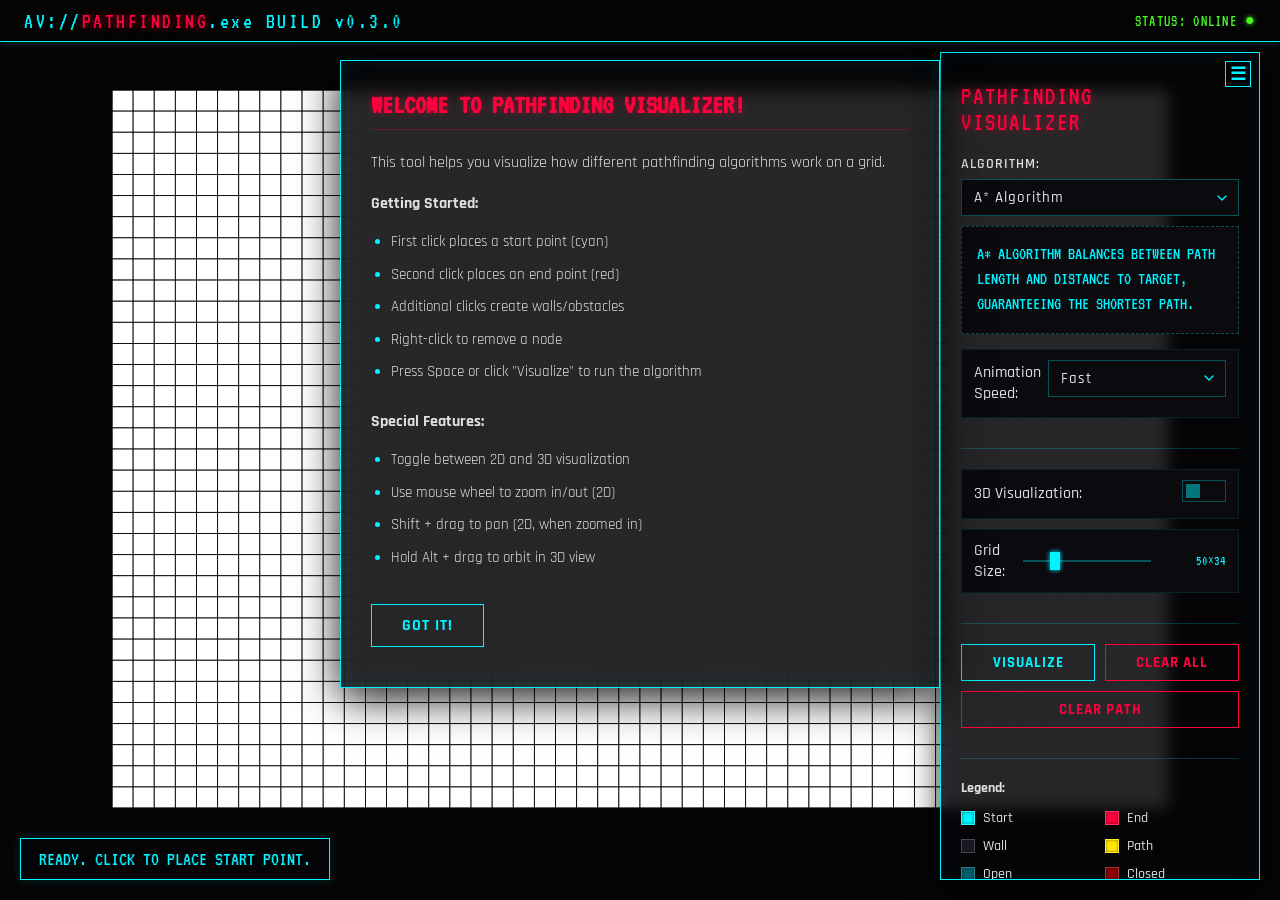
<file: index.html>
<html lang="en">
<head>
    <meta charset="UTF-8">
    <meta name="viewport" content="width=device-width, initial-scale=1.0">
    <title>Pathfinding Visualizer</title>
    <link rel="stylesheet" href="Styles/main.css">
    <link rel="stylesheet" href="Styles/animations.css">
    <link href="https://fonts.googleapis.com/css2?family=Rajdhani:wght@400;500;600;700&family=VT323&display=swap" rel="stylesheet">
</head>
<body>
    <div class="top-nav">
        <span class="nav-title">AV://<span class="nav-accent">PATHFINDING</span>.exe BUILD v0.3.0</span>
        <span class="nav-status">STATUS: ONLINE <span class="status-dot">●</span></span>
    </div>
    
    <div id="canvas-container">
        <canvas id="gridCanvas"></canvas>
    </div>
    
    <div class="controls-panel" id="controlsPanel">
        <button class="toggle-panel" id="togglePanel">☰</button>

        <div class="panel-content">
            <h2 class="panel-title">Pathfinding Visualizer</h2>
            <div class="control-group">
                <label for="algorithm">Algorithm:</label>
                <select id="algorithm">
                    <option value="astar">A* Algorithm</option>
                    <option value="dijkstra">Dijkstra's Algorithm</option>
                    <option value="greedy">Greedy Best-First Search</option>
                </select>
                
                <div class="algorithm-info" id="algorithmInfo">
                    A* Algorithm balances between path length and distance to target, guaranteeing the shortest path.
                </div>
                
                <div class="toggle-option">
                    <span>Animation Speed:</span>
                    <select id="speedSelect">
                        <option value="0">Instant</option>
                        <option value="5">Very Fast</option>
                        <option value="20" selected>Fast</option>
                        <option value="50">Normal</option>
                        <option value="100">Slow</option>
                    </select>
                </div>
            </div>
            
            <div class="control-group">
                <div class="toggle-option">
                    <span>3D Visualization:</span>
                    <label class="toggle-switch">
                        <input type="checkbox" id="viewToggle">
                        <span class="slider"></span>
                    </label>
                </div>
                
                <div class="toggle-option">
                    <span>Grid Size:</span>
                    <div class="slider-container">
                        <input type="range" id="gridSizeSlider" 
                               min="20" max="150" value="50" 
                               class="size-slider">
                        <span id="gridSizeValue">50 columns</span>
                    </div>
                </div>
            </div>
            
            <div class="control-group">
                <div class="button-group">
                    <button id="startBtn">Visualize</button>
                    <button id="clearBtn">Clear All</button>
                </div>
                <button id="clearPathBtn">Clear Path</button>
            </div>
            
            <div class="control-group">
                <h3 style="font-size: 14px; margin-bottom: 8px;">Legend:</h3>
                <div class="legend">
                    <div class="legend-item">
                        <div class="color-box" style="background-color: #00f3ff;"></div>
                        <span>Start</span>
                    </div>
                    <div class="legend-item">
                        <div class="color-box" style="background-color: #ff003c;"></div>
                        <span>End</span>
                    </div>
                    <div class="legend-item">
                        <div class="color-box" style="background-color: #1a1a24;"></div>
                        <span>Wall</span>
                    </div>
                    <div class="legend-item">
                        <div class="color-box" style="background-color: #FFE600;"></div>
                        <span>Path</span>
                    </div>
                    <div class="legend-item">
                        <div class="color-box" style="background-color: #005f6b;"></div>
                        <span>Open</span>
                    </div>
                    <div class="legend-item">
                        <div class="color-box" style="background-color: #8B0000;"></div>
                        <span>Closed</span>
                    </div>
                </div>
            </div>
            
            <div class="control-group">
                <h3>Keyboard Shortcuts:</h3>
                <div class="shortcut-list">
                    <p><span>Run Algorithm</span> <span class="key">Space</span></p>
                    <p><span>Clear Grid</span> <span class="key">C</span></p>
                    <p><span>Clear Path</span> <span class="key">P</span></p> 
                    <p><span>Toggle 2D/3D</span> <span class="key">V</span></p>
                    <p><span>2D Pan View</span> <span class="key">Shift + Drag</p>
                    <p><span>2D Zoom In/Out</span> <span>Mouse Wheel</span></p>
                    <p><span>Remove Node</span> <span class="key">Right Click</span></p>
                    <p><span>Debug Mode</span> <span class="key">`</span></p>
                </div>
            </div>
        </div>
    </div><!-- /.controls-panel -->
    
    <div class="status-info" id="statusInfo">

        Ready. Click to place start point.
    </div>
    
    <div class="tutorial" id="tutorial">
        <h3>Welcome to Pathfinding Visualizer!</h3>
        <p>This tool helps you visualize how different pathfinding algorithms work on a grid.</p>
        
        <p><strong>Getting Started:</strong></p>
        <ul>
            <li>First click places a start point (cyan)</li>
            <li>Second click places an end point (red)</li>
            <li>Additional clicks create walls/obstacles</li>
            <li>Right-click to remove a node</li>
            <li>Press Space or click "Visualize" to run the algorithm</li>
        </ul>
        
        <p><strong>Special Features:</strong></p>
        <ul>
            <li>Toggle between 2D and 3D visualization</li>
            <li>Use mouse wheel to zoom in/out (2D)</li>
            <li>Shift + drag to pan (2D, when zoomed in)</li>
            <li>Hold Alt + drag to orbit in 3D view</li>
        </ul>
        
        <button id="tutorialCloseBtn">Got It!</button>
    </div>

    <!-- Load necessary scripts -->
    <script defer src="Scripts/config/config.js"></script>
    <script defer src="Scripts/state/VisualizerState.js"></script>
    <script defer src="Scripts/renderers/Renderer2D.js"></script>
    <script defer src="Scripts/input/InputController.js"></script>
    <script defer src="Scripts/PriorityQueue.js"></script>
    <script defer src="Scripts/Spot.js"></script>
    <script defer src="Scripts/Grid.js"></script>
    <script defer src="Scripts/Algorithms.js"></script>
    <script defer src="Scripts/UIEffects.js"></script>
    <script defer src="Scripts/PathfindingVisualizer.js"></script>
</body>
</html>
</file>
<file: Styles/main.css>
:root {
    /* Cyberpunk Colors */
    --bg-primary: rgba(5, 5, 8, 0.85); /* Transparent panel */
    --bg-secondary: #050505; /* Solid dark background */
    --bg-solid: #0A0A0F; /* Elements background */
    --text-primary: #e0e0e0;
    --text-secondary: #00f3ff;
    --accent-primary: #00f3ff;
    --accent-secondary: #ff003c;
    --border-color: #00f3ff;
    --hover-color: #00c3cc;
    
    /* App background color (controls 3D mostly, 2D will override) */
    --app-bg: #050505;
    
    /* Fonts */
    --font-code: 'VT323', monospace;
    --font-main: 'Rajdhani', sans-serif;
}

/* Base styles */
* {
    margin: 0;
    padding: 0;
    box-sizing: border-box;
    font-family: var(--font-main);
}

body, html {
    width: 100%;
    height: 100%;
    margin: 0;
    padding: 0;
    overflow: hidden;
    background-color: var(--app-bg);
    color: var(--text-primary);
}

/* Top Navigation Bar — matched to VoidRun proportions */
.top-nav {
    position: absolute;
    top: 0;
    left: 0;
    width: 100%;
    height: 42px;
    background-color: rgba(5, 5, 5, 0.88);
    display: flex;
    justify-content: space-between;
    align-items: center;
    padding: 0 24px;
    color: var(--accent-primary);
    font-family: var(--font-code);
    z-index: 1000;
    border-bottom: 1px solid var(--accent-primary);
    box-shadow: 0 0 10px rgba(0, 243, 255, 0.2);
}

.nav-title {
    font-family: var(--font-code);
    font-size: 22px;
    letter-spacing: 2.5px;
}

.nav-status {
    color: #4af626; /* Green for online */
    font-family: var(--font-code);
    font-size: 16px;
    letter-spacing: 1.3px;
    display: flex;
    align-items: center;
    gap: 8px;
}

.status-dot {
    text-shadow: 0 0 5px #4af626;
    animation: blink 2s infinite;
}

.nav-accent {
    color: var(--accent-secondary); /* Red */
    font-family: var(--font-code);
    text-shadow: 0 0 8px rgba(255, 0, 60, 0.6);
}

@keyframes blink {
    0%, 100% { opacity: 1; }
    50% { opacity: 0.3; }
}

/* Canvas container */
#canvas-container {
    position: absolute;
    top: 0;
    left: 0;
    width: 100vw;
    height: 100vh;
    z-index: 0;
    margin: 0;
    padding: 0;
    overflow: hidden;
    background-color: var(--app-bg);
}

canvas {
    display: block;
    width: 100%;
    height: 100%;
    margin: 0;
    padding: 0;
    border: none;
}

/* 3D container */
#container3D {
    position: absolute;
    top: 0;
    left: 0;
    width: 100%;
    height: 100%;
    z-index: 1;
    background-color: var(--app-bg);
}

/* Controls panel */
.controls-panel {
    position: absolute;
    top: 52px;
    right: 20px;
    overflow-y: auto;
    max-width: 320px;
    max-height: calc(100vh - 72px);
    background-color: var(--bg-primary);
    backdrop-filter: blur(8px);
    -webkit-backdrop-filter: blur(8px);
    border-radius: 0;
    padding: 20px;
    box-shadow: inset 0 0 20px rgba(0, 243, 255, 0.05), 0 10px 30px rgba(0, 0, 0, 0.8);
    z-index: 100;
    border: 1px solid var(--accent-primary);
    color: var(--text-primary);
    font-family: var(--font-main);
    width: 320px;
    transition: all 0.3s ease;
}

.controls-panel::-webkit-scrollbar {
    width: 6px;
}
.controls-panel::-webkit-scrollbar-track {
    background: var(--bg-solid);
}
.controls-panel::-webkit-scrollbar-thumb {
    background: var(--accent-primary);
    border-radius: 0;
}
.controls-panel::-webkit-scrollbar-thumb:hover {
    background: var(--hover-color);
}

.controls-panel.collapsed {
    width: 42px !important;
    height: 42px !important;
    overflow: hidden;
    padding: 8px !important;
}

.controls-panel.collapsed .panel-content {
    display: none;
}


.toggle-panel {
    position: absolute;
    top: 8px;
    right: 8px;
    background: transparent;
    border: 1px solid var(--border-color);
    color: var(--accent-primary);
    cursor: pointer;
    font-size: 18px;
    z-index: 101;
    width: 26px;
    height: 26px;
    display: flex;
    align-items: center;
    justify-content: center;
    border-radius: 0;
    transition: all 0.2s;
}

.toggle-panel:hover {
    background-color: var(--accent-primary);
    color: #000;
    box-shadow: 0 0 10px rgba(0, 243, 255, 0.4);
}

.controls-panel.collapsed .toggle-panel {
    top: 7px;
    right: 7px;
}

h2 {
    margin-bottom: 15px;
    color: var(--accent-secondary);
    font-size: 26px;
    padding-right: 30px;
    font-family: var(--font-code);
    text-transform: uppercase;
    letter-spacing: 2px;
    text-shadow: 0 0 8px rgba(255, 0, 60, 0.5);
    font-weight: 400;
}

.control-group {
    margin-bottom: 20px;
    border-bottom: 1px solid rgba(0, 243, 255, 0.2);
    padding-bottom: 20px;
}

.control-group:last-child {
    border-bottom: none;
    margin-bottom: 0;
    padding-bottom: 0;
}

label {
    display: block;
    margin-bottom: 6px;
    font-weight: 600;
    color: var(--text-primary);
    text-transform: uppercase;
    letter-spacing: 1px;
    font-size: 14px;
}

select, button, input[type="text"] {
    width: 100%;
    padding: 8px 12px;
    margin-bottom: 10px;
    border-radius: 0;
    border: 1px solid rgba(0, 243, 255, 0.3);
    background-color: var(--bg-solid);
    color: var(--text-primary);
    font-size: 15px;
    font-weight: 500;
    transition: all 0.2s ease;
    font-family: var(--font-main);
    letter-spacing: 1px;
}

select {
    cursor: pointer;
    appearance: none;
    background-image: url("data:image/svg+xml;charset=UTF-8,%3csvg xmlns='http://www.w3.org/2000/svg' viewBox='0 0 24 24' fill='none' stroke='%2300f3ff' stroke-width='2' stroke-linecap='round' stroke-linejoin='round'%3e%3cpolyline points='6 9 12 15 18 9'%3e%3c/polyline%3e%3c/svg%3e");
    background-repeat: no-repeat;
    background-position: right 8px center;
    background-size: 16px;
    padding-right: 30px;
}

select:hover, input[type="text"]:hover {
    border-color: var(--accent-primary);
    box-shadow: 0 0 8px rgba(0, 243, 255, 0.2);
}

select:focus, input[type="text"]:focus {
    outline: none;
    border-color: var(--accent-primary);
    box-shadow: 0 0 12px rgba(0, 243, 255, 0.4);
}

button {
    background-color: transparent;
    color: var(--accent-primary);
    border: 1px solid var(--accent-primary);
    cursor: pointer;
    font-weight: 700;
    text-transform: uppercase;
    font-family: var(--font-main);
    position: relative;
    overflow: hidden;
}

button:hover {
    background-color: var(--accent-primary);
    color: #000;
    box-shadow: 0 0 15px rgba(0, 243, 255, 0.5);
}

button:disabled {
    background-color: rgba(255, 255, 255, 0.05);
    color: #555;
    border-color: #333;
    cursor: not-allowed;
    box-shadow: none;
}

#clearBtn, #clearPathBtn {
    color: var(--accent-secondary);
    border-color: var(--accent-secondary);
}

#clearBtn:hover, #clearPathBtn:hover {
    background-color: var(--accent-secondary);
    color: #000;
    box-shadow: 0 0 15px rgba(255, 0, 60, 0.5);
}

.button-group {
    display: flex;
    gap: 10px;
    margin-bottom: 10px;
}

.button-group button {
    flex: 1;
    margin-bottom: 0;
}

/* Toggle switches */
.toggle-switch {
    position: relative;
    display: inline-block;
    width: 44px;
    height: 22px;
    margin-left: 10px;
}

.toggle-switch input {
    opacity: 0;
    width: 0;
    height: 0;
}

.slider {
    position: absolute;
    cursor: pointer;
    top: 0;
    left: 0;
    right: 0;
    bottom: 0;
    background-color: var(--bg-solid);
    border: 1px solid rgba(0, 243, 255, 0.3);
    transition: .3s;
    border-radius: 0;
}

.slider:before {
    position: absolute;
    content: "";
    height: 14px;
    width: 14px;
    left: 3px;
    bottom: 3px;
    background-color: var(--accent-primary);
    opacity: 0.45;
    transition: .3s;
    border-radius: 0;
}

input:checked + .slider {
    background-color: rgba(0, 243, 255, 0.2);
    border-color: var(--accent-primary);
    box-shadow: 0 0 8px rgba(0, 243, 255, 0.4);
}

input:checked + .slider:before {
    transform: translateX(22px);
    background-color: var(--accent-primary);
    opacity: 1;
    box-shadow: 0 0 8px var(--accent-primary), 0 0 16px var(--accent-primary);
}

.toggle-option {
    display: flex;
    justify-content: space-between;
    align-items: center;
    margin-bottom: 10px;
    background: var(--bg-solid);
    border: 1px solid rgba(0, 243, 255, 0.1);
    padding: 10px 12px;
    border-radius: 0;
    font-weight: 500;
}

.slider-container {
    display: flex;
    align-items: center;
    gap: 10px;
    width: 100%;
}

.size-slider {
    flex: 1;
    width: 100%;
    height: 2px;
    -webkit-appearance: none;
    appearance: none;
    background: rgba(0, 243, 255, 0.3);
    outline: none;
    border-radius: 0;
}

.size-slider::-webkit-slider-thumb {
    -webkit-appearance: none;
    appearance: none;
    width: 10px;
    height: 18px;
    background: var(--accent-primary);
    cursor: pointer;
    box-shadow: 0 0 5px var(--accent-primary);
}

#gridSizeValue {
    min-width: 65px;
    font-size: 14px;
    color: var(--accent-primary);
    font-family: var(--font-code);
    text-align: right;
}

/* Legend */
.legend {
    display: grid;
    grid-template-columns: repeat(2, 1fr);
    gap: 10px;
    margin-top: 12px;
}

.legend-item {
    display: flex;
    align-items: center;
    font-size: 14px;
    font-weight: 500;
}

.color-box {
    width: 14px;
    height: 14px;
    margin-right: 8px;
    border: 1px solid rgba(255,255,255,0.2);
    box-shadow: inset 0 0 3px rgba(0,0,0,0.5);
}

/* Status info */
.status-info {
    position: absolute;
    bottom: 20px;
    left: 20px;
    background-color: var(--bg-primary);
    backdrop-filter: blur(5px);
    color: var(--accent-primary);
    font-family: var(--font-code);
    border: 1px solid var(--border-color);
    padding: 10px 18px;
    box-shadow: 0 0 10px rgba(0, 243, 255, 0.15);
    z-index: 100;
    max-width: 400px;
    font-size: 20px;
    text-transform: uppercase;
}

/* Tutorial dialog */
.tutorial {
    position: absolute;
    top: 60px;
    left: 50%;
    transform: translate(-50%, 0);
    background-color: var(--bg-primary);
    backdrop-filter: blur(10px);
    -webkit-backdrop-filter: blur(10px);
    padding: 30px;
    border-radius: 0;
    box-shadow: inset 0 0 20px rgba(0, 243, 255, 0.1), 0 10px 40px rgba(0, 0, 0, 0.9);
    z-index: 200;
    max-width: 600px;
    width: 90%;
    display: none;
    color: var(--text-primary);
    border: 1px solid var(--border-color);
}

.tutorial.show {
    display: block;
    animation: fadeIn 0.4s cubic-bezier(0.165, 0.84, 0.44, 1);
}

@keyframes fadeIn {
    from { opacity: 0; transform: translate(-50%, -20px); }
    to { opacity: 1; transform: translate(-50%, 0); }
}

.tutorial h3 {
    margin-bottom: 20px;
    color: var(--accent-secondary);
    font-size: 28px;
    font-family: var(--font-code);
    text-transform: uppercase;
    text-shadow: 0 0 8px rgba(255, 0, 60, 0.4);
    border-bottom: 1px solid rgba(255, 0, 60, 0.3);
    padding-bottom: 10px;
}

.tutorial p {
    margin-bottom: 15px;
    line-height: 1.6;
    font-size: 16px;
    color: var(--text-primary);
}

.tutorial ul {
    margin-left: 20px;
    margin-bottom: 25px;
}

.tutorial li {
    margin-bottom: 10px;
    color: var(--text-primary);
    font-size: 15px;
    line-height: 1.5;
}

.tutorial li::marker {
    color: var(--accent-primary);
}

.tutorial button {
    margin-top: 10px;
    width: auto;
    padding: 10px 30px;
    font-size: 16px;
}

/* Algorithm info */
.algorithm-info {
    padding: 15px;
    background-color: var(--bg-solid);
    margin-bottom: 15px;
    font-size: 18px;
    color: var(--accent-primary);
    font-family: var(--font-code);
    border: 1px dashed rgba(0, 243, 255, 0.3);
    line-height: 1.4;
    text-transform: uppercase;
}



.shortcut-list {
    font-size: 14px;
    color: var(--text-primary);
    font-family: var(--font-main);
}

.shortcut-list p {
    margin-bottom: 10px;
    display: flex;
    justify-content: space-between;
    align-items: center;
}

.key {
    display: inline-flex;
    align-items: center;
    justify-content: center;
    background-color: rgba(0, 243, 255, 0.1);
    border: 1px solid var(--accent-primary);
    color: var(--accent-primary);
    padding: 2px 8px;
    font-family: var(--font-code);
    font-size: 16px;
    min-width: 24px;
    height: 24px;
    box-shadow: 0 0 5px rgba(0, 243, 255, 0.2);
}

/* Media queries */
@media (max-width: 768px) {
    .controls-panel {
        max-width: 260px;
        padding: 15px;
    }
    
    .tutorial {
        width: 95%;
        padding: 20px;
    }
    
    .status-info {
        max-width: 300px;
        font-size: 16px;
    }
}

.panel-content {
    opacity: 1;
    transition: opacity 0.3s ease;
    width: 100%;
    visibility: visible;
}

.panel-title {
    margin-top: 10px;
    margin-bottom: 20px;
}
</file>
<file: Styles/animations.css>
/* Text reveal animation */
.reveal-text {
    visibility: hidden;
    position: relative;
    overflow: hidden;
}

.reveal-text::after {
    content: '';
    position: absolute;
    top: 0;
    left: 0;
    width: 100%;
    height: 100%;
    background-color: var(--accent-primary);
    transform-origin: left;
    animation: reveal 0.5s ease-out forwards;
}

@keyframes reveal {
    0% {
        transform: scaleX(1);
    }
    100% {
        transform: scaleX(0);
    }
}

/* Glitch text effect */
.glitch {
    position: relative;
    animation: glitch 1s linear infinite;
}

.glitch::before,
.glitch::after {
    content: attr(data-text);
    position: absolute;
    left: 0;
    opacity: 0.8;
}

.glitch::before {
    animation: glitch-top 1s linear infinite;
    clip-path: polygon(0 0, 100% 0, 100% 33%, 0 33%);
    transform: translate(-0.04em, -0.03em);
    opacity: 0.75;
}

.glitch::after {
    animation: glitch-bottom 1.5s linear infinite;
    clip-path: polygon(0 67%, 100% 67%, 100% 100%, 0 100%);
    transform: translate(0.04em, 0.03em);
    opacity: 0.75;
}

@keyframes glitch {
    0% { text-shadow: 0.05em 0 0 var(--accent-primary), -0.05em -0.025em 0 var(--accent-secondary); }
    15% { text-shadow: -0.05em -0.025em 0 var(--accent-primary), 0.025em 0.025em 0 var(--accent-secondary); }
    49% { text-shadow: -0.05em -0.025em 0 var(--accent-primary), 0.025em 0.025em 0 var(--accent-secondary); }
    50% { text-shadow: 0.025em 0.05em 0 var(--accent-primary), 0.05em 0 0 var(--accent-secondary); }
    99% { text-shadow: 0.025em 0.05em 0 var(--accent-primary), 0.05em 0 0 var(--accent-secondary); }
    100% { text-shadow: -0.025em 0 0 var(--accent-primary), -0.025em -0.025em 0 var(--accent-secondary); }
}
</file>
